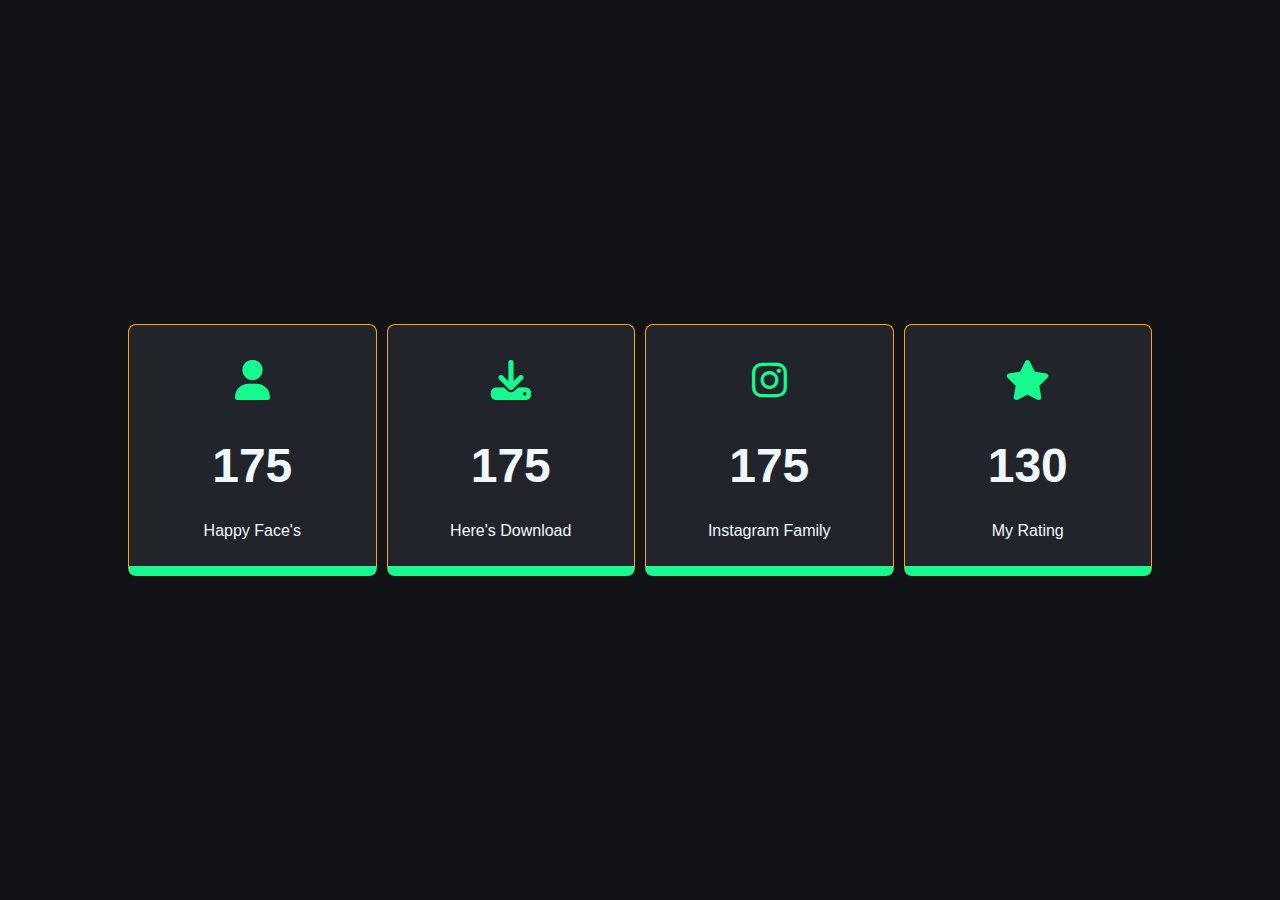
<file: number.html>
<!DOCTYPE html>
<html lang="en">
<head>
    <meta charset="UTF-8">
    <meta name="viewport" content="width=device-width, initial-scale=1.0">
    <title>Document</title>
    <link rel="stylesheet" href="num.css">
    <link rel="stylesheet" href="https://cdnjs.cloudflare.com/ajax/libs/font-awesome/6.5.1/css/all.min.css">
</head>
<body>
    <div class="wrapper">
        <div class="container">
            <i class="fa-solid fa-user"></i>
            <span class="num" data-val="400">000</span>
            <span class="text">Happy Face's</span>     
        </div>

        <div class="container">
            <i class="fa-solid fa-download"></i>
            <span class="num" data-val="300">000</span>
            <span class="text">Here's Download</span>     
        </div>

        <div class="container">
            <i class="fa-brands fa-instagram"></i>
            <span class="num" data-val="250">000</span>
            <span class="text">Instagram Family</span>     
        </div>

        <div class="container">
            <i class="fa-solid fa-star"></i>
            <span class="num" data-val="130">000</span>
            <span class="text">My Rating</span>     
        </div>
    </div>



    <script src="num.js"></script>
</body>
</html>
</file>
<file: num.css>
*{
    margin: 0;
    padding: 0;
    box-sizing: border-box;
    font-family: sans-serif;
}
body{
    background-color: #121317;
}
.wrapper{
    position: absolute;
    width: 80vw;
    transform: translate(-50%, -50%);
    top: 50%;
    left: 50%;
    display: flex;
    justify-content: space-around;
    gap: 10px;
}
.container{
    width: 28vmin;
    height: 28vmin;
    border: 1px solid orange;
    display: flex;
    flex-direction: column;
    justify-content: space-around;
    padding: 1em 0;
    position: relative;
    font-size: 16px;
    border-radius: 0.5rem;
    background-color: #21242b;
    border-bottom: 10px solid #18f98f;
}
i{
    color: #18f98f;
    font-size: 2.5rem;
    text-align: center;
}
span.num{
    color: aliceblue;
    place-items: center;
    font-weight: 600;
    text-align: center;
    font-size: 3em;
}
span.text{
    color: aliceblue;
    font-size: 1em;
    text-align: center;
    pad: 0.7em 0;
    font-weight: 400;
    line-height: 0;
}
</file>
